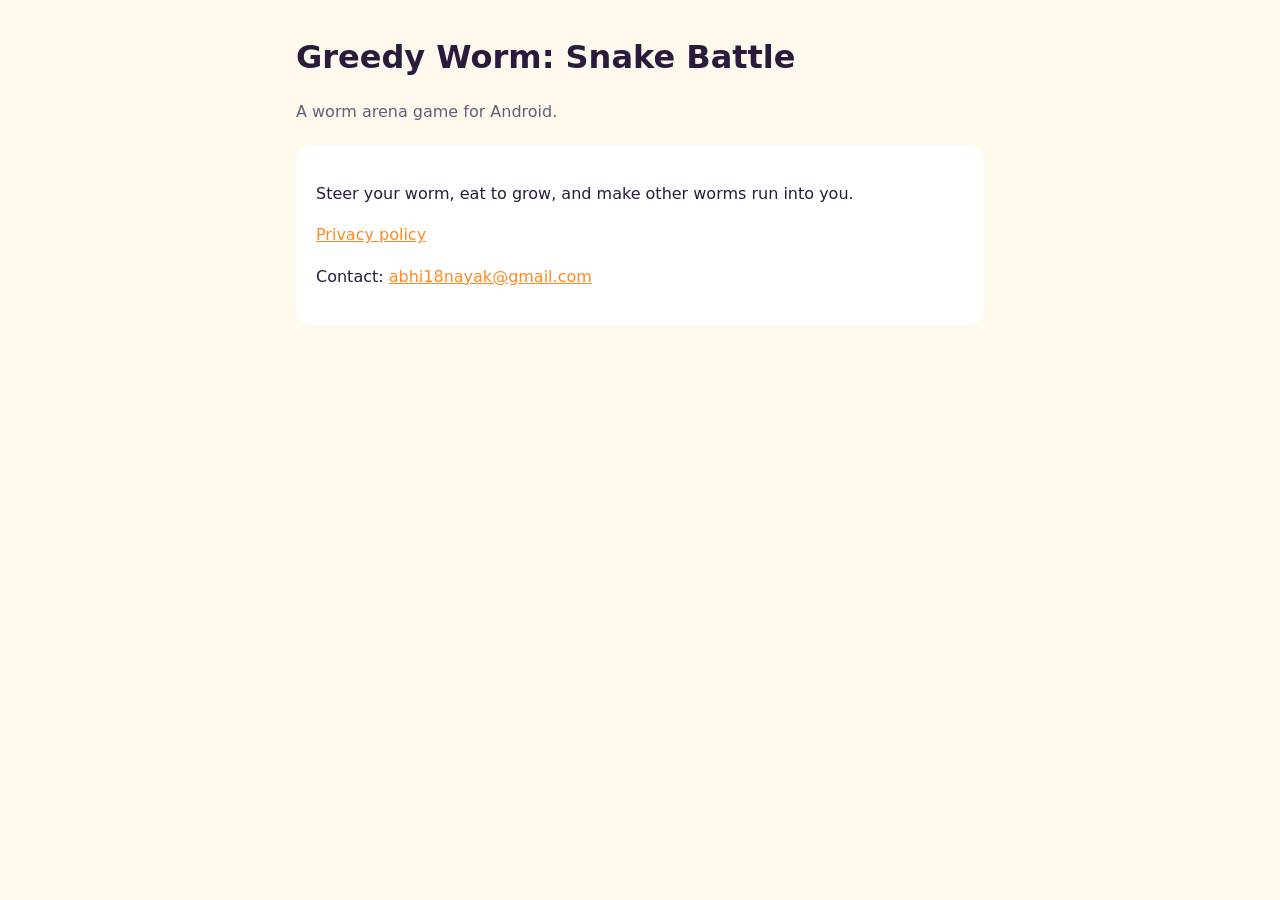
<file: index.html>
<!doctype html>
<html lang="en">
<head>
  <meta charset="utf-8">
  <meta name="viewport" content="width=device-width, initial-scale=1">
  <title>Greedy Worm</title>
  <link rel="stylesheet" href="style.css">
</head>
<body>
  <main>
    <h1>Greedy Worm: Snake Battle</h1>
    <p class="muted">A worm arena game for Android.</p>
    <div class="card">
      <p>Steer your worm, eat to grow, and make other worms run into you.</p>
      <p><a href="privacy.html">Privacy policy</a></p>
      <p>Contact: <a href="mailto:abhi18nayak@gmail.com">abhi18nayak@gmail.com</a></p>
    </div>
  </main>
</body>
</html>
</file>
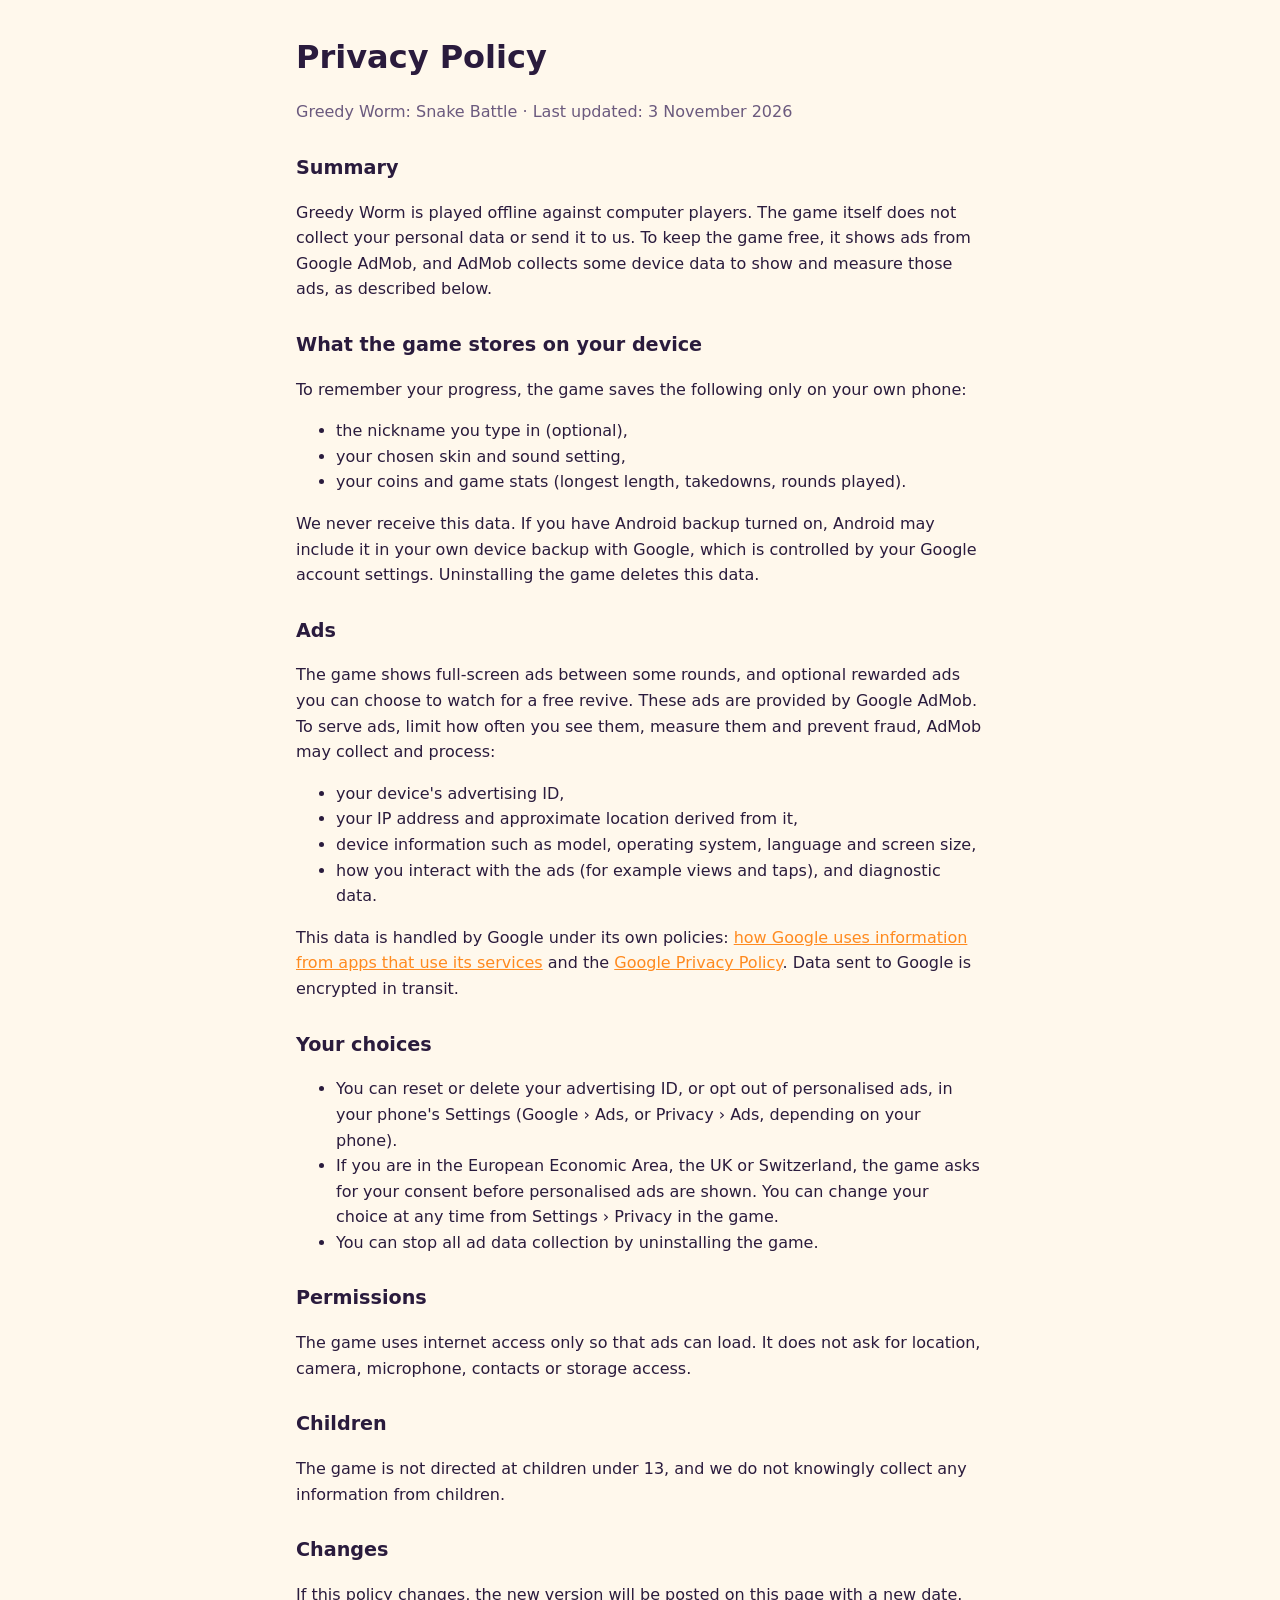
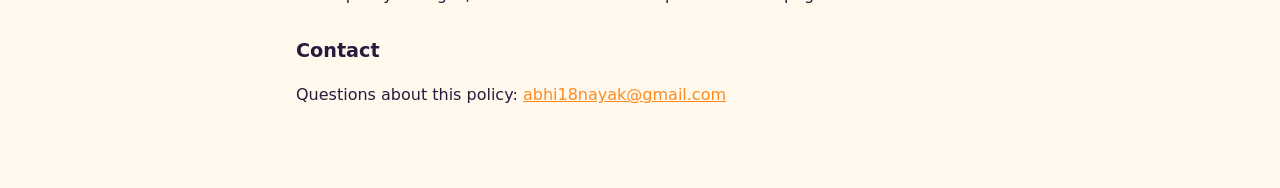
<file: privacy.html>
<!doctype html>
<html lang="en">
<head>
  <meta charset="utf-8">
  <meta name="viewport" content="width=device-width, initial-scale=1">
  <title>Privacy Policy</title>
  <link rel="stylesheet" href="style.css">
</head>
<body>
  <main>
    <h1>Privacy Policy</h1>
    <p class="muted">Greedy Worm: Snake Battle · Last updated: 3 November 2026</p>

    <h2>Summary</h2>
    <p>Greedy Worm is played offline against computer players. The game itself does not collect your personal data or send it to us. To keep the game free, it shows ads from Google AdMob, and AdMob collects some device data to show and measure those ads, as described below.</p>

    <h2>What the game stores on your device</h2>
    <p>To remember your progress, the game saves the following only on your own phone:</p>
    <ul>
      <li>the nickname you type in (optional),</li>
      <li>your chosen skin and sound setting,</li>
      <li>your coins and game stats (longest length, takedowns, rounds played).</li>
    </ul>
    <p>We never receive this data. If you have Android backup turned on, Android may include it in your own device backup with Google, which is controlled by your Google account settings. Uninstalling the game deletes this data.</p>

    <h2>Ads</h2>
    <p>The game shows full-screen ads between some rounds, and optional rewarded ads you can choose to watch for a free revive. These ads are provided by Google AdMob. To serve ads, limit how often you see them, measure them and prevent fraud, AdMob may collect and process:</p>
    <ul>
      <li>your device's advertising ID,</li>
      <li>your IP address and approximate location derived from it,</li>
      <li>device information such as model, operating system, language and screen size,</li>
      <li>how you interact with the ads (for example views and taps), and diagnostic data.</li>
    </ul>
    <p>This data is handled by Google under its own policies: <a href="https://policies.google.com/technologies/partner-sites">how Google uses information from apps that use its services</a> and the <a href="https://policies.google.com/privacy">Google Privacy Policy</a>. Data sent to Google is encrypted in transit.</p>

    <h2>Your choices</h2>
    <ul>
      <li>You can reset or delete your advertising ID, or opt out of personalised ads, in your phone's Settings (Google › Ads, or Privacy › Ads, depending on your phone).</li>
      <li>If you are in the European Economic Area, the UK or Switzerland, the game asks for your consent before personalised ads are shown. You can change your choice at any time from Settings › Privacy in the game.</li>
      <li>You can stop all ad data collection by uninstalling the game.</li>
    </ul>

    <h2>Permissions</h2>
    <p>The game uses internet access only so that ads can load. It does not ask for location, camera, microphone, contacts or storage access.</p>

    <h2>Children</h2>
    <p>The game is not directed at children under 13, and we do not knowingly collect any information from children.</p>

    <h2>Changes</h2>
    <p>If this policy changes, the new version will be posted on this page with a new date.</p>

    <h2>Contact</h2>
    <p>Questions about this policy: <a href="mailto:abhi18nayak@gmail.com">abhi18nayak@gmail.com</a></p>
  </main>
</body>
</html>
</file>
<file: style.css>
:root { --bg: #fff8ec; --text: #2a1b3d; --soft: #6b5a7e; --accent: #ff8a1f; --card: #ffffff; }
@media (prefers-color-scheme: dark) { :root { --bg: #1c1033; --text: #f4ecff; --soft: #b9a8d1; --card: #2b1850; } }
* { box-sizing: border-box; }
body { margin: 0; background: var(--bg); color: var(--text); font: 16px/1.6 system-ui, -apple-system, "Segoe UI", Roboto, sans-serif; }
main { max-width: 720px; margin: 0 auto; padding: 32px 16px 64px; }
h1 { font-size: 2rem; margin: 0 0 4px; }
h2 { font-size: 1.2rem; margin-top: 28px; }
.muted { color: var(--soft); }
a { color: var(--accent); }
.card { background: var(--card); border-radius: 16px; padding: 20px; margin-top: 20px; }
</file>
